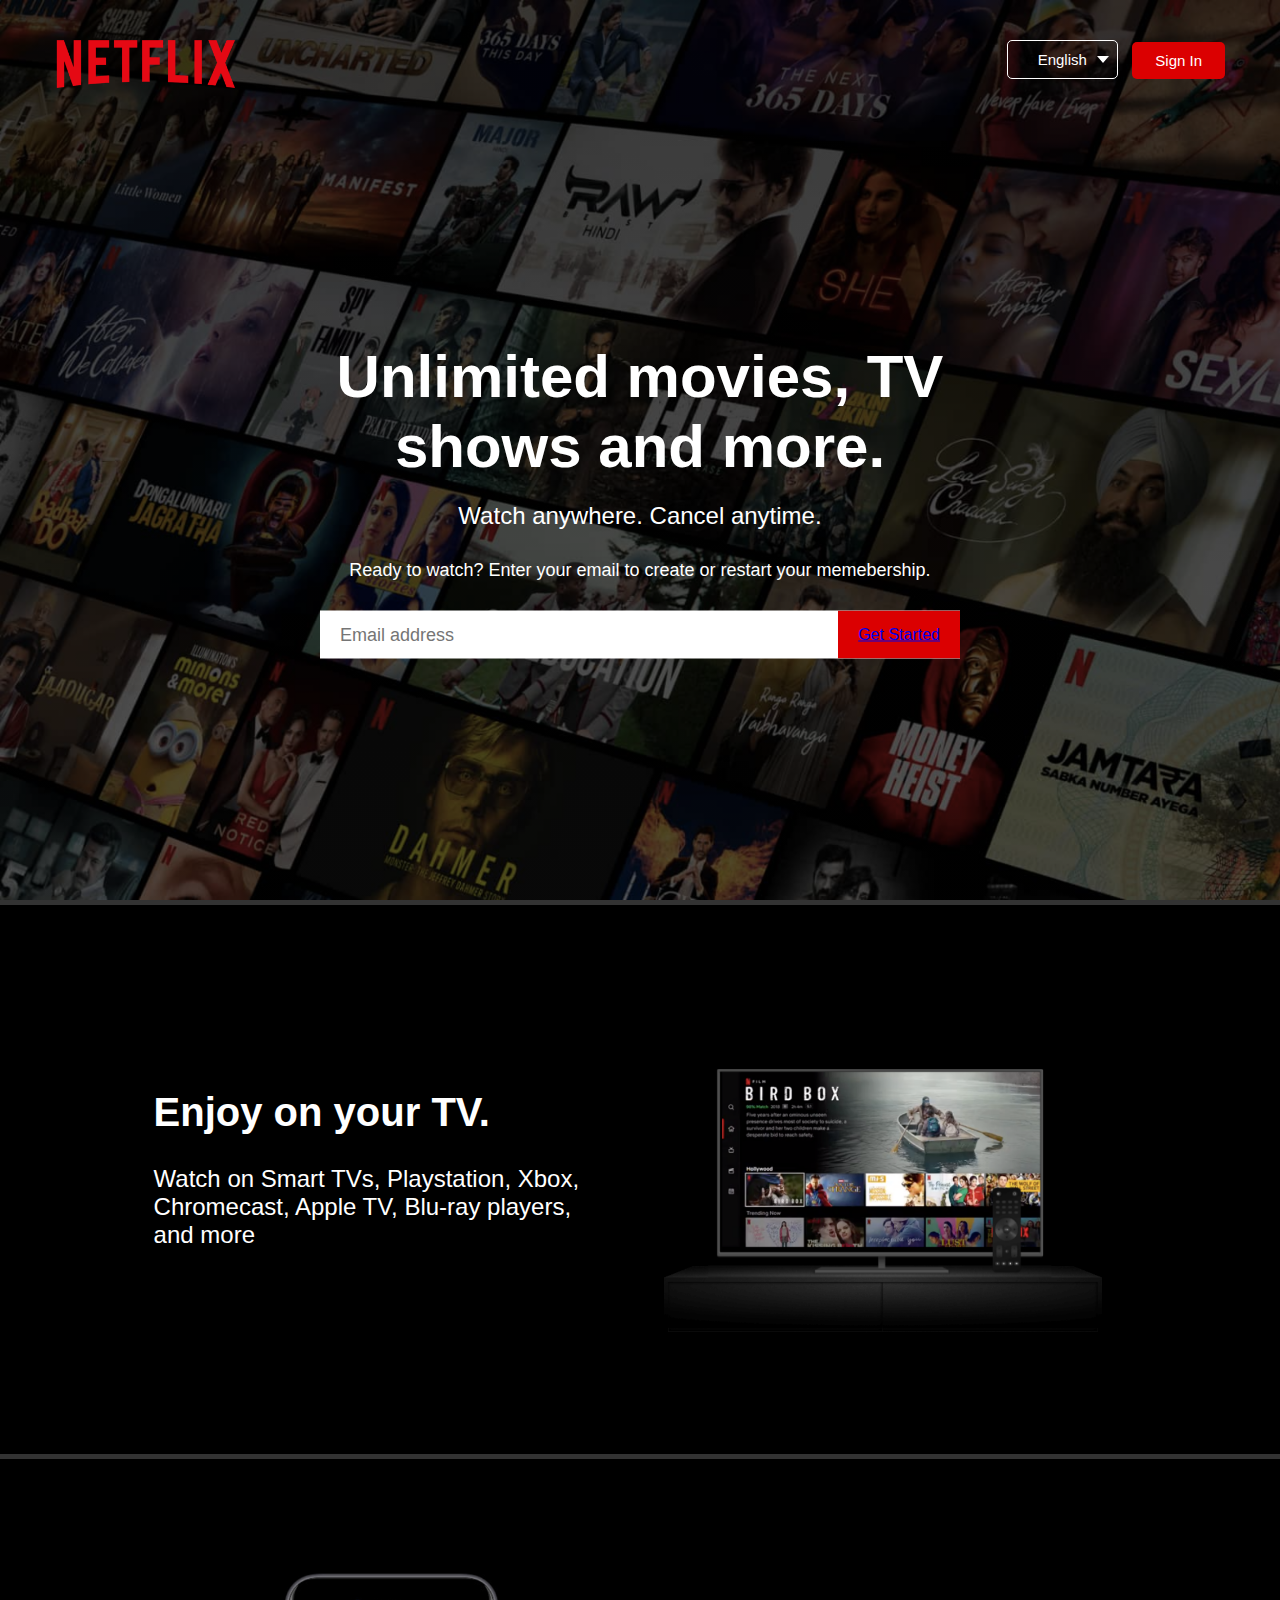
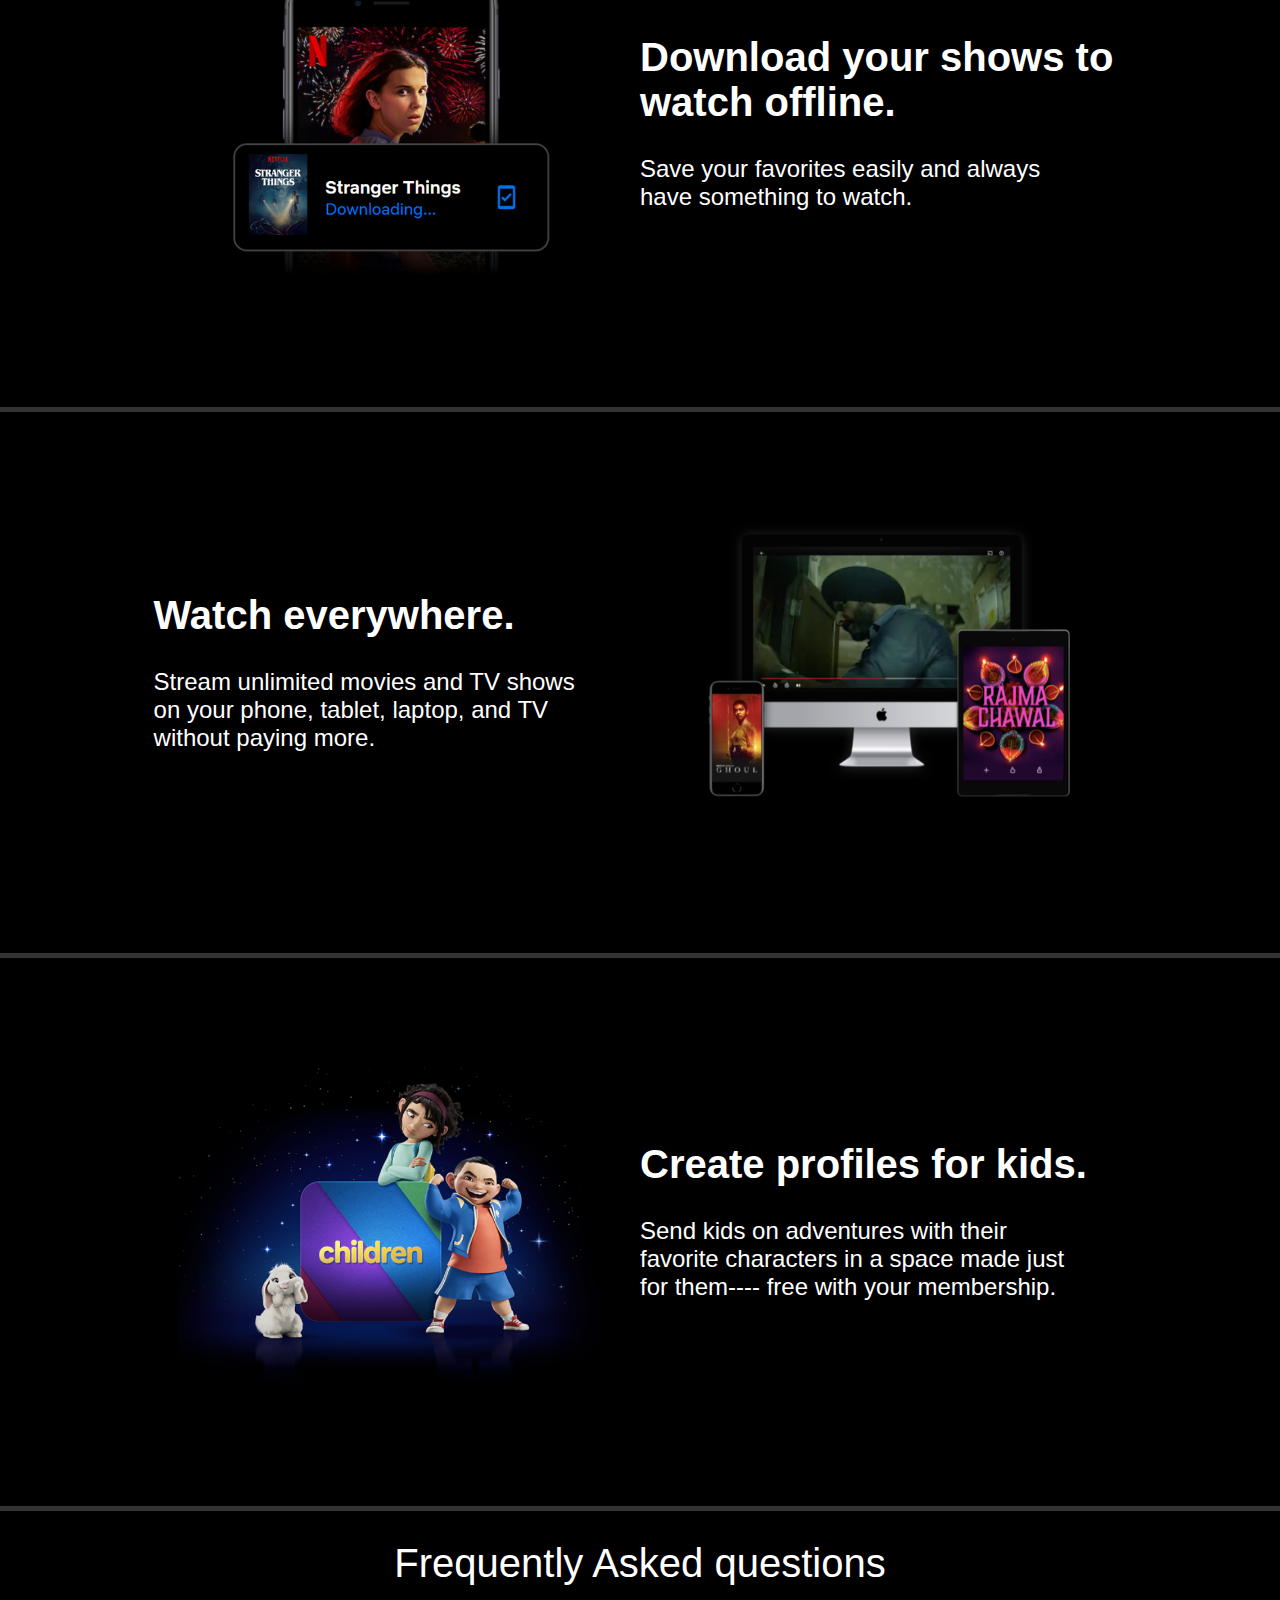
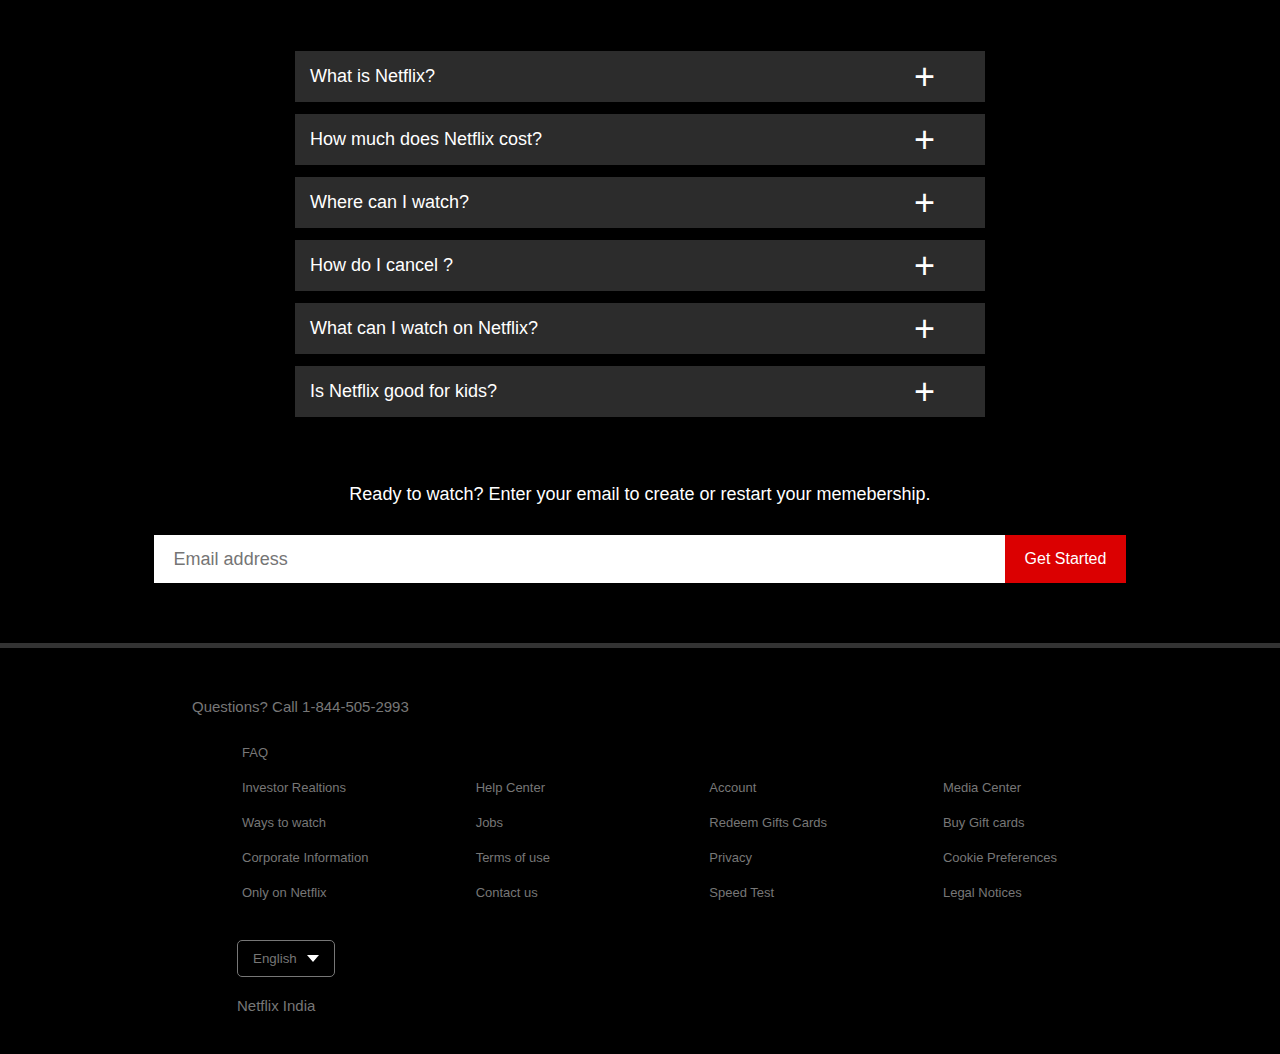
<file: index.html>
<!DOCTYPE html>
<html lang="en">
<head>
    <meta charset="UTF-8">
    <meta name="viewport" content="width=device-width, initial-scale=1.0">
    <title>Netflix</title>
    <link rel="stylesheet" href="landingpage.css">
</head>
<body>
    <div class="header">
     <nav class="main-nav">
        <img src="./netflix/logo.png" alt="Netflix logo" class="logo">
        <div class="button">
            <button class="lang-btn"><img src="./netflix/world.png" class="world" width=>English<img src="./netflix/down-icon.png" alt="down-icon"></button>
            <button><a href="login.html">Sign In</a></button>
        </div>
     </nav>
     <div class="header-content">
        <h1>Unlimited movies, TV  shows and more.</h1>
     <h3>Watch anywhere. Cancel anytime.</h3>
     <p>Ready to watch? Enter your email to create or restart your memebership.</p>
     <form class="email">
        <input type="email" placeholder="Email address" required>
        <button type="submit"><a href="login.html">Get Started</a></button>
     </form>
     </div>
    </div>
    <div class="features">
        <div class="container">
            <div class="text">
                <h2>Enjoy on your TV.</h2>
                <p>Watch on Smart TVs, Playstation, Xbox, 
                 Chromecast, Apple TV, Blu-ray players, 
                 and more</p>
                </div>
                 <div class="image">
                    <img src="./netflix/feature-1.png" class="birdbox">
                 </div>
             </div>
        </div>
    <div class="features">
        <div class="container">
            <div class="image"><img src="./netflix/feature-2.png" ></div>
        <div class="text">
       <h2>Download your shows to watch offline.</h2>
       <p>Save your favorites easily and always have 
        something to watch.</p>
       </div>
        </div>
        </div>
    <div class="features">
        <div class="container">
            <div class="text">
       <h2>Watch everywhere.</h2>
       <p>Stream unlimited movies and TV shows on 
        your phone, tablet, laptop, and TV without 
        paying more.</p>
    </div>
      <div class="image">
    <img src="./netflix/feature-3.png" class="birdbox">
</div>
</div>
       </div>
    <div class="features">
      <div class="container"> 
        <div class="image">
        <img src="./netflix/feature-4.png" alt="feature-4">
     </div>
    <div class="text">
   <h2>Create profiles for kids.</h2>
   <p>Send kids on adventures with their favorite 
    characters in a space made just for 
    them---- free with your membership.</p>
   </div>
   </div></div>
       
       
       <div class="faq">
        <h2>Frequently Asked questions</h2>
        <ul class="accord">
            <li>
                <input type="radio" name="accord" id="faq1">
                <label for="faq2">What is Netflix?</label>
            </li>
             <li>
                <input type="radio" name="accord" id="faq2">
                <label for="faq2">How much does Netflix cost?</label>
            </li>
        
            <li>
                <input type="radio" name="accord" id="faq3">
                <label for="faq3">Where can I watch?</label>
            </li>
        
            <li>
                <input type="radio" name="accord" id="faq4">
                <label for="faq4">How do I cancel ?</label>
            </li>

            <li>
                <input type="radio" name="accord" id="faq5">
                <label for="faq5">What can I watch on Netflix?</label>
            </li>
        
            <li>
                <input type="radio" name="accord" id="faq6">
                <label for="faq6">Is Netflix good for kids?</label>
            </li>
        </ul>
        <p>Ready to watch? Enter your email to create or restart your memebership.</p>
     <form class="email">
        <input type="email" placeholder="Email address" required>
        <button type="submit">Get Started</button>
     </form>
       </div>
       <div class="footer">
         <p>Questions? Call 1-844-505-2993</p>
         <div class="row">
             <div class="column">
                <a href="#">FAQ</a>
                <a href="#">Investor Realtions</a>
                <a href="#">Ways to watch</a>
                <a href="#">Corporate Information</a>
                <a href="#">Only on Netflix</a>
             </div>
             
             
             <div class="column">
                  <a href="#">Help Center</a>
                  <a href="#">Jobs</a>
                  <a href="#">Terms of use</a>
                   <a href="#">Contact us</a>
                </div>
               
                <div class="column">
                    <a href="#">Account</a>
                    <a href="#">Redeem Gifts Cards</a>
                    <a href="#">Privacy</a>
                    <a href="#">Speed Test</a>
                    </div>
                  
                    <div class="column">
                        <a href="#">Media Center</a>
                        <a href="#">Buy Gift cards</a>
                        <a href="#">Cookie Preferences</a>
                        <a href="#">Legal Notices</a>
                    </div>
                </div>
         <div>
            <button class="lang-btn">English<img src="./netflix/down-icon.png" alt="down-icon"></button>
            <p class="copy">Netflix India</p>
        </div>
       </div>
</body>
</html>
</file>
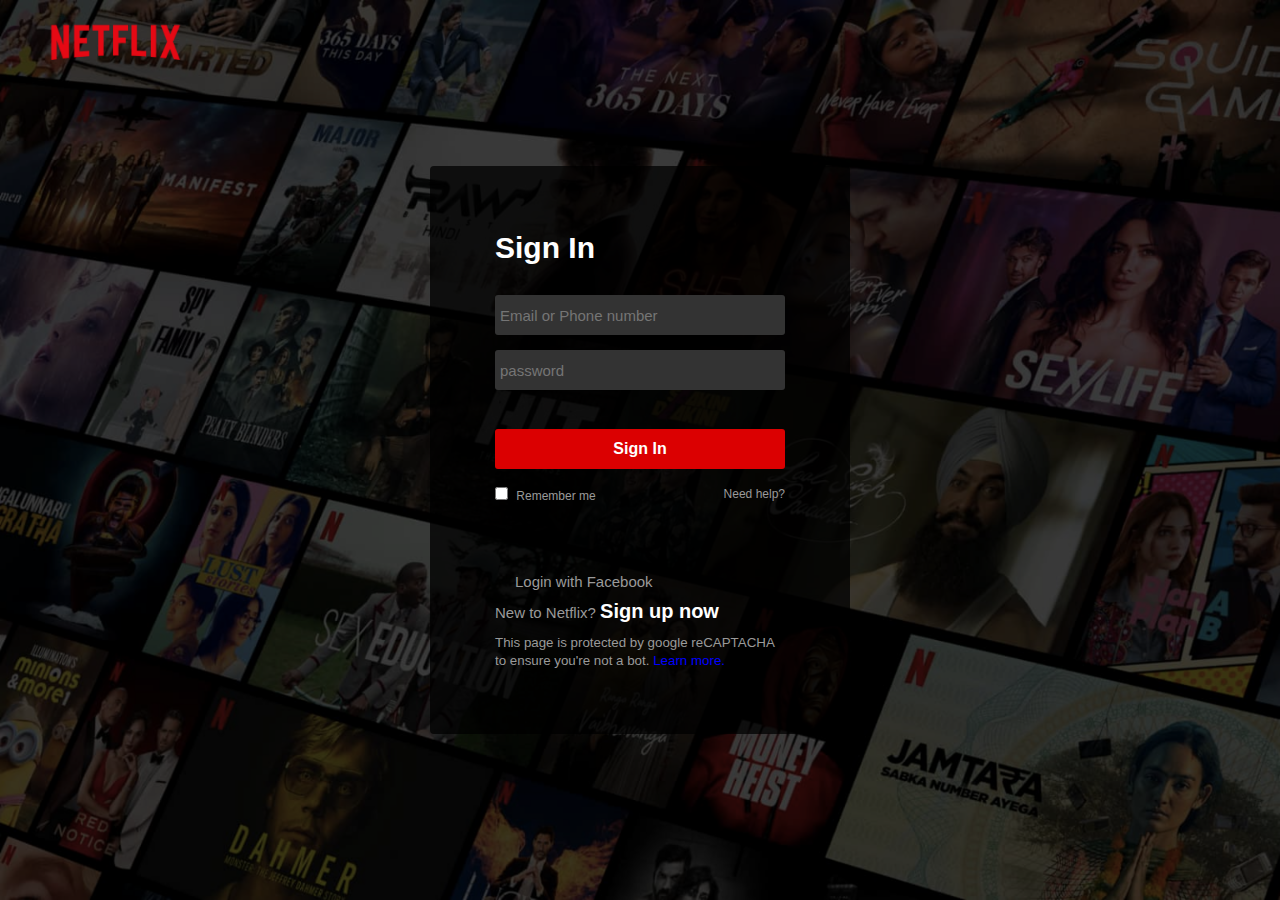
<file: login.html>
<!DOCTYPE html>
<html lang="en">
<head>
    <meta charset="UTF-8">
    <meta name="viewport" content="width=device-width, initial-scale=1.0">
    <title>Netflix Login Page</title>
    <link rel="stylesheet" href="login.css">
    <link rel="stylesheet" href="https://cdnjs.cloudflare.com/ajax/libs/font-awesome/6.5.1/css/all.min.css" integrity="sha512-DTOQO9RWCH3ppGqcWaEA1BIZOC6xxalwEsw9c2QQeAIftl+Vegovlnee1c9QX4TctnWMn13TZye+giMm8e2LwA==" crossorigin="anonymous" referrerpolicy="no-referrer" />
</head>
<body>
    <div class="logo">
    <img src="./netflix/logo.png" class="netlogo">
    </div>
    <div class="form-container">
        <h2>Sign In</h2>
        <div class="form-input">
          <form action="#">
            <input type="email or telephone" id="email-telephone" placeholder="Email or Phone number" required>
        </div>
          <div class="form-input">
            <input type="password" id="password" placeholder="password" required>
          </div>
        <div class="sign-btn">
          <button type="submit"><a href="userpage.html">Sign In</a></button>
          ?</a>
          </form>
          </div>
          <div class="help-container">
            <div class="help">
              <div class="remember">
               <input type="checkbox" id="remember">
              <label for="remember">Remember me</label>
              </div>
              <a href="#">Need help?
          </div>
          <div class="font-awesome">
            <i class="fa-brands fa-square-facebook"></i>
            <a href="#">Login with Facebook</a>
          </div>
          <div class="new-container">
            <div class="new">
              <p>New to Netflix? <a href="#">Sign up now</a></p>
          </div>
        <small>This page is protected by google reCAPTACHA to ensure you're not a bot. <a href="#">Learn more.</a></small> 
          </div>
        </div>
      </div>
   </body>
</html>
</file>
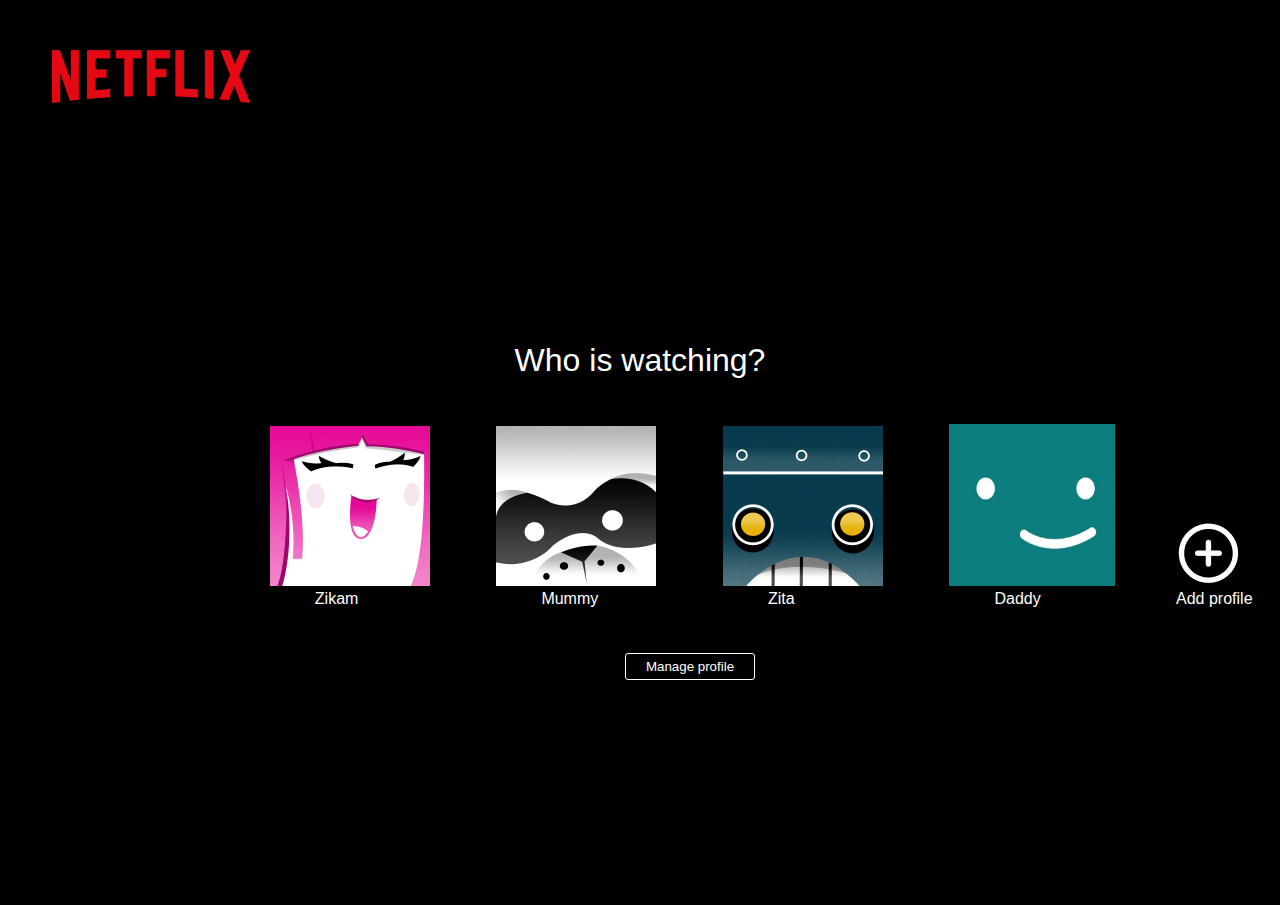
<file: userpage.html>
<!DOCTYPE html>
<html lang="en">
<head>
    <meta charset="UTF-8">
    <meta name="viewport" content="width=device-width, initial-scale=1.0">
    <title>Netflix User page</title>
    <link rel="stylesheet" href="userpage.css">
</head>
<body>
    <header>
        <div class="logo">
         <img src="./netflix/logo.png" class="netlogo">
        </div>
    </header>
    <main>
        <div class="who">
            <h2>Who is watching?</h2>
        </div>
        <section class="cards">
          <ul>
            <li><a href="moviepage.html"><img src="./netflix/pink.png" alt="zikam"></a><p class="pro">Zikam</p></li>
            <li><a href="moviepage.html"><img src="./netflix/panda.png" alt="Mummy"></a><p class="pro">Mummy</p></li>
            <li><a href="moviepage.html"><img src="./netflix/robot.png" alt="zita"></a><p class="pro">Zita</p></li>
            <li><a href="moviepage.html"><img src="./netflix/zik.jpg" alt="Daddy" width="166px" height="162px"></a><p class="pro">Daddy</p></li>
            <li><a href="moviepage.html"><img src="./netflix/plus.png" alt="add" class="add"></a><p>Add profile</p></li>
          </ul>
         </div>
        </section>
        <div class="btn">
            <button>Manage profile</button>
    </main>
</body>
</html>
</file>
<file: landingpage.css>
*{
 margin: 0px;
 padding: 0px;
font-family: Arial, Helvetica, sans-serif;
box-sizing: border-box;
}
body{
    background: #000;
    color: #fff;
    max-width: 100%;
     padding:  0px;
    margin: 0px;
    box-sizing: border-box;
}
.header{
    background-image: linear-gradient(rgba(0,0,0,0.7),rgba(0, 0, 0, 0.575)), url(./netflix/header-image.png);
    width: 100%;
    height: 100vh;
    position: relative;
 background-size: cover;
}
.logo{
   width: 180px;
 cursor: pointer;
   }
nav{
    display: flex;
    justify-content: space-between;
    padding: 40px 55px;
}
nav button a{
    text-decoration: none;
    font-size: 15px;
    padding: 4px 15px;
   text-align: center;
    border: 0;
    outline: 0;
    color: #fff;
    background-color: #db0001;
    border-radius: 5px;
    cursor: pointer;
} 
nav button{
  text-decoration: none;
font-size: 15px;
 padding: 10px 8px;
 margin-left: 10px;
 text-align: center;
 border: 0;
 outline: 0;
 color: #fff;
 background-color: #db0001;
 border-radius: 5px;
 cursor: pointer;
}
.lang-btn{
    display: inline-flex;
   background-color: transparent;
    border: 1px solid #ffffff;
    align-items: center;
}
.lang-btn img{
    width: 12px;
   margin-left: 10px;
  }
  .header-content{
    position: absolute;
    top: 50%;
    left: 50%;
    transform: translate(-50%,-50%);
    text-align: center;
    margin-top: 50px;
  }
  .header-content h1{
    font-size: 60px;
   line-height: 70px;
   font-weight: 700;
   max-width: 650px;
   margin-bottom: 20px;
}
.header-content h3{
    font-size: 24px;
    font-weight: 400 ;
    margin-bottom: 30px;
   
   }
.header-content p{
    font-size:  18px;
    font-weight: 100;
    margin-bottom: 10px;
    max-width: 100%;
}
 .email{
   background-color: #fff;
    display: flex;
     margin-top: 30px ; 
    align-items: center;
    overflow: hidden;
  
}
.email input{
    flex: 1;
    border: 0;
    outline: 0 ;
   font-size: 18px;
    margin-left: 20px; 
 }
 a .header-content{
  text-decoration: none;
  color: #fff;
 }
.email button{
    background-color: #db0001;
    border: 0;
    outline:0 ;
    color: #fff;
    font-size: 16px;
    padding: 15px 20px;
   cursor: pointer;
}
 .features h2{
 font-size: 40px;
 font-weight: 600;
 margin-bottom: 30px;
 max-width: 650px;
}
.features p {
  font-size: 24px;
  font-weight: 100;
  max-width: 450px ;
}

 .text{
flex-basis: 50%;
margin-bottom: 20px;
} 
.image{
  flex-basis: 50%;
  margin-bottom: 20px;
}
.image img{
  display: block;
  width: 90%;
  margin: auto;
}
.features{
 padding: 50px 12% ;
 font-size: 25px;
 border-top: 5px solid #333;
  }
  .container{
    display: flex;
    width: 100;
    align-items: center;
    flex-wrap: wrap;
    padding: 50px 0;
  }
  .faq{
    padding: 10px 12%;
    text-align: center;
    font-size: 18px;
    border-top: 5px solid #333;
  }
.faq h2{
font-size: 40px;
font-weight: 500;
margin-top: 20px;
}
.faq .email{
  margin-bottom: 50px;
  }
 .accord{
  margin: 60px auto;
  width: 100%;
  max-width: 700px;
} 
.accord li{
  list-style: none;
  width: 100%;
  padding: 5px;
}
.accord li label{
  display: flex;
  align-items: center ;
  padding: 15px;
  font-size: 18px;
  background-color: #2c2c2c;
  margin-bottom: 2px;
  cursor: pointer;
  position: relative;
}
label::after{
content: '+';
font-size: 36px;
font-weight: 100;
position: absolute;
right: 50px;
}
input[type="radio"]{
  display: none ;
}
.footer{
  padding: 50px 15% 10px;
  border-top: 5px solid #333  ;
  white-space: nowrap;
}
.footer p{
 color: #777;
  display: block;
  font-size: 15px;
  margin-bottom: 30px;
} 
.footer .column{
 margin-bottom: 20px; 
  width: 20%;
  display: inline-block;
  margin-left: 50px;
  
}
.footer .column a{
display: block;
text-decoration: none;
color: #777;
font-size: 13px;
margin-bottom: 20px;
} 
.footer .row{
  align-items: flex-start;
}
.footer .lang-btn{
  margin-left: 45px;
  color: #777;
  padding: 10px 15px;
  border: 1px solid #777;
  border-radius: 5px;
  cursor: pointer;
}
.copy{
margin-top: 20px;
margin-left: 45px;
margin-bottom: 15px;
font-size: 10px;
}



/* ------------------Media query */

@media screen and (max-width: 600px) {
  .logo{
    width: 95px;
  }
  nav button{
    padding: 5px 10px;
  }
  nav .lang-btn{
    padding: 4px 5px;
  }
  .header-content{
   position: unset;
   transform: none;
   padding-top: 145px;
  }
  .header-content h1{
    font-size: 30px;
 }
 .email button{
  font-size: 10px;
  padding: 5px 10px;
 }
 .text, .image{
  flex-basis: 100% ;
 }
 .features h2{
  font-size: 20px ;
 }
 .features p{
  font-size: 12px;
 }
 .container:nth-child(2), .container:nth-child(4){
  flex-direction: column-reverse;
 } 
 .features .container{
  padding: 10px 0;
 }
 .faq h2{
  font-size: 20px;
 }
 .accord li label{
  padding: 10px;
  font-size: 12px ;
 }
 label ::after{
  font-size: 18px;
 }
}
</file>
<file: login.css>
*{
   margin: 0;
   padding: 0;
   font-family: Arial, Helvetica, sans-serif;
   box-sizing: border-box;
   }
   body{
       background: #000;
       }
        body::before{
        content: "";
       color: #fff;
       background: url(./netflix/header-image.png);
       width: 100%;
       opacity: 0.3;
       height: 100%;
       position: absolute ;
       top: 0;
       left: 0;
       background-position:
    center;
    background-size: cover;
   }
   
   .netlogo{
     position: fixed;
     z-index: 1;
    width: 230px;
    cursor: pointer;
    padding: 25px 50px;
}
.form-container{
 position: absolute;
    left: 50%;
    top: 50%;
    border-radius: 4px;
    padding: 65px;
    width: 420px;
    transform: translate(-50%, -50%);
    background:rgba(0,0,0,0.74) ;
}
.form-container h2{
    font-size: 30px;
    color: #fff;
    font-weight: 600;
    margin-bottom: 30px;
}
.form-container .form-input input{
 border: 0;
 outline: 0;
 border-radius: 3px;
 background-color: #333;
 margin-bottom: 15px;
 padding: 8px 5px;
 height: 40px;
 width: 100%;
 color: #fff;
 font-size: 15px;
}
.form-container button{
    margin-top: 24px;
    height: 40px;
    width: 100%;
    background-color: #db0001;
    border: 0;
    outline: 0;
    border-radius: 3px;
}
.form-container button a{
    text-decoration: none;
    color: #fff;
    font-size: 16px;
    font-weight: 600;
    cursor: pointer;
}
.form-container button:hover{
    background: red;
}
.remember input{
 margin-right: 5px;   
 accent-color: #b3b3b3;
 cursor: pointer;
}
.help{
    color: #9a9a9a;
    display: flex;
    justify-content: space-between;
    font-size: 12px;
    margin-bottom: 70px;
}
.help-container .help a,
.font-awesome a{
    color: #9a9a9a;
    text-decoration: none;
    cursor: pointer;
}
.help-container .help a:hover
{
    text-decoration: underline;
}
.fa-square-facebook{
    font-size: 30px;
    color: rgb(47, 47, 151);
    background-color: #fff;
} 
.font-awesome{
 display: flex;
 gap: 20px;
 font-size: 15px;
 margin-bottom: 10px;
}
.font-awesome a:hover{
   text-decoration: underline;
} 
.new{
    margin-bottom: 10px;
    font-size: 15px;
}
.new a{
    font-size: 20px;
    font-weight: 600;
    text-decoration: none;
    color: #fff;
}
.new-container{
    color: #9a9a9a;
}
small a{
    text-decoration: none;
    color: blue;
}
/* -------------media queries----------- */


@media (max-width:800px) {
    body::before{
        display: none;
    }
    .netlogo, .form-container{
        padding: 20px;
    }
     .netlogo{
        width: 180px;
    }
    .form-container{
        top: 40%;
        width: 100%;
    }
    .form-container .form-input{
        margin: 25px 0 40px;
    }
}
</file>
<file: userpage.css>
*{
    margin: 0;
    padding: 0;
    font-family:Arial, Helvetica, sans-serif;
    box-sizing: border-box;
}
body{
     background: #000;
     color: #b3b3b3;
     
}
header{
    margin: 40px;
    padding: 10px;
    display: flex;
    }
 .netlogo{
    width: 200px;
}
main{
    align-items: center;
    display: flex;
    flex-direction: column;
    margin: 25vh;
}
h2{
    font-size: 32px;
    font-weight: 300;
    margin-bottom: 20px;
    text-align: center;
    color: #fff;
}
.cards{
    display: flex;
    justify-content: center;
    align-items: center;
    width: 60%;
    margin: 25px;
}
li{
    list-style: none;
}
section ul{
white-space: nowrap;
}
section li{
    width: 30%;
    display: inline-block;
}
section li .pro{
    padding-left: 45px;
}
.cards img:hover{
    border: 2px solid white;
    transition: ease-in-out 0.7s;
    color: #fff;
}
p{
    color: white;
}
button{
    border: 1px solid #fff;
    outline: 0;
    padding: 5px 20px;
    background: transparent;
    color: #fff;
    border-radius: 3px;
}
.btn button{
    margin-top: 20px;
    margin-left: 100px;
    align-items: center;
}
/* --------media queries--------- */
@media (max-width:800px) {
    .netlogo{
        width: 200px;
    }
    section ul{
        white-space: wrap;
    }
    section li{
        display: block;
    }
    h2{
        font-size: 16px;
        max-width: 100%;
    }
}
</file>
